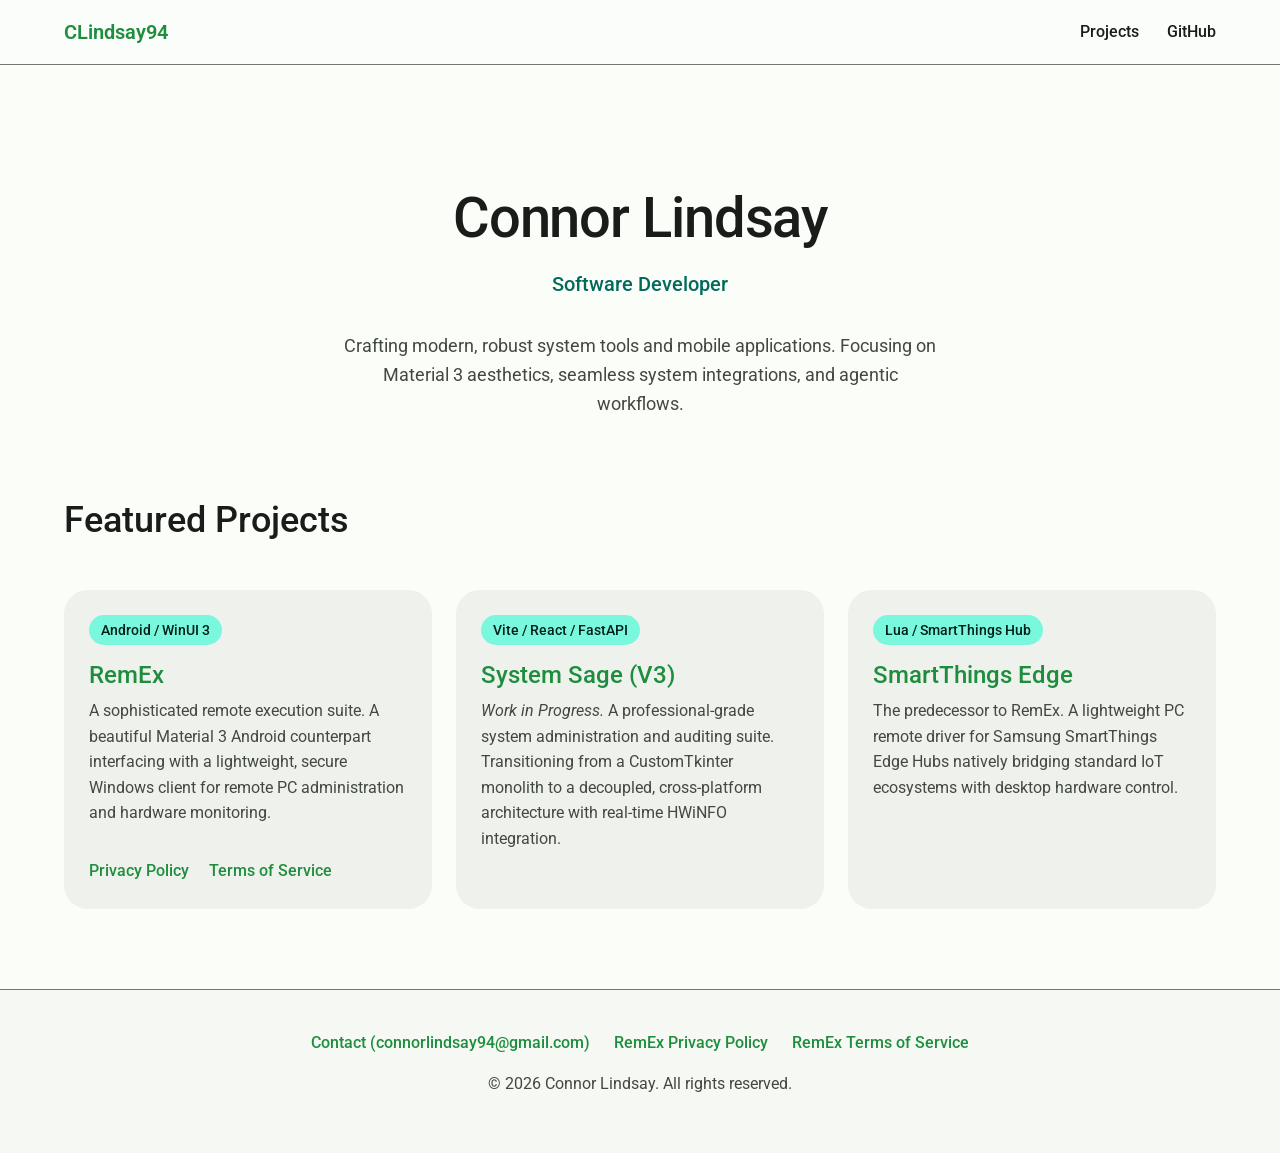
<file: index.html>
<!DOCTYPE html>
<html lang="en">
<head>
    <meta charset="UTF-8">
    <meta name="viewport" content="width=device-width, initial-scale=1.0">
    <title>Connor Lindsay | Software Developer</title>
    <meta name="description" content="Portfolio and Project Documentation Hub for Connor Lindsay, specializing in Android and Desktop applications.">
    <!-- Google Fonts: Roboto & Inter -->
    <link rel="preconnect" href="https://fonts.googleapis.com">
    <link rel="preconnect" href="https://fonts.gstatic.com" crossorigin>
    <link href="https://fonts.googleapis.com/css2?family=Inter:wght@400;500;600&family=Roboto:wght@400;500;700&display=swap" rel="stylesheet">
    <link rel="stylesheet" href="css/style.css">
    <script src="js/main.js" defer></script>
</head>
<body>

    <header class="header-glass">
        <div class="container nav-content">
            <div class="nav-title">CLindsay94</div>
            <nav class="nav-links">
                <a href="#projects">Projects</a>
                <a href="https://github.com/CLindsay94" target="_blank" rel="noopener">GitHub</a>
            </nav>
        </div>
    </header>

    <main>
        <section class="hero container">
            <h1>Connor Lindsay</h1>
            <div class="hero-subtitle">Software Developer</div>
            <p style="max-width: 600px; margin: 0 auto; font-size: 1.125rem;">
                Crafting modern, robust system tools and mobile applications. 
                Focusing on Material 3 aesthetics, seamless system integrations, and agentic workflows.
            </p>
        </section>

        <section id="projects" class="container">
            <h2>Featured Projects</h2>
            <div class="card-grid">
                
                <!-- RemEx Project -->
                <article class="card">
                    <span class="tag">Android / WinUI 3</span>
                    <h3 class="card-title"><a href="https://github.com/clindsay94/RemEx" target="_blank" rel="noopener noreferrer">RemEx</a></h3>
                    <p>A sophisticated remote execution suite. A beautiful Material 3 Android counterpart interfacing with a lightweight, secure Windows client for remote PC administration and hardware monitoring.</p>
                    <div style="margin-top: auto; padding-top: 16px;">
                        <a href="privacy.html" style="margin-right: 16px;">Privacy Policy</a>
                        <a href="terms.html">Terms of Service</a>
                    </div>
                </article>

                <!-- System Sage Project -->
                <article class="card">
                    <span class="tag">Vite / React / FastAPI</span>
                    <h3 class="card-title"><a href="https://github.com/clindsay94/SystemSage" target="_blank" rel="noopener noreferrer">System Sage (V3)</a></h3>
                    <p><em>Work in Progress.</em> A professional-grade system administration and auditing suite. Transitioning from a CustomTkinter monolith to a decoupled, cross-platform architecture with real-time HWiNFO integration.</p>
                </article>

                <!-- SmartThings Edge Project -->
                <article class="card">
                    <span class="tag">Lua / SmartThings Hub</span>
                    <h3 class="card-title"><a href="https://github.com/clindsay94/CPCRemote-Edge-Driver" target="_blank" rel="noopener noreferrer">SmartThings Edge</a></h3>
                    <p>The predecessor to RemEx. A lightweight PC remote driver for Samsung SmartThings Edge Hubs natively bridging standard IoT ecosystems with desktop hardware control.</p>
                </article>

            </div>
        </section>
    </main>

    <footer class="footer">
        <div class="container">
            <div class="footer-links">
                <a href="mailto:connorlindsay94@gmail.com">Contact (connorlindsay94@gmail.com)</a>
                <a href="privacy.html">RemEx Privacy Policy</a>
                <a href="terms.html">RemEx Terms of Service</a>
            </div>
            <p>&copy; 2026 Connor Lindsay. All rights reserved.</p>
        </div>
    </footer>

</body>
</html>
</file>
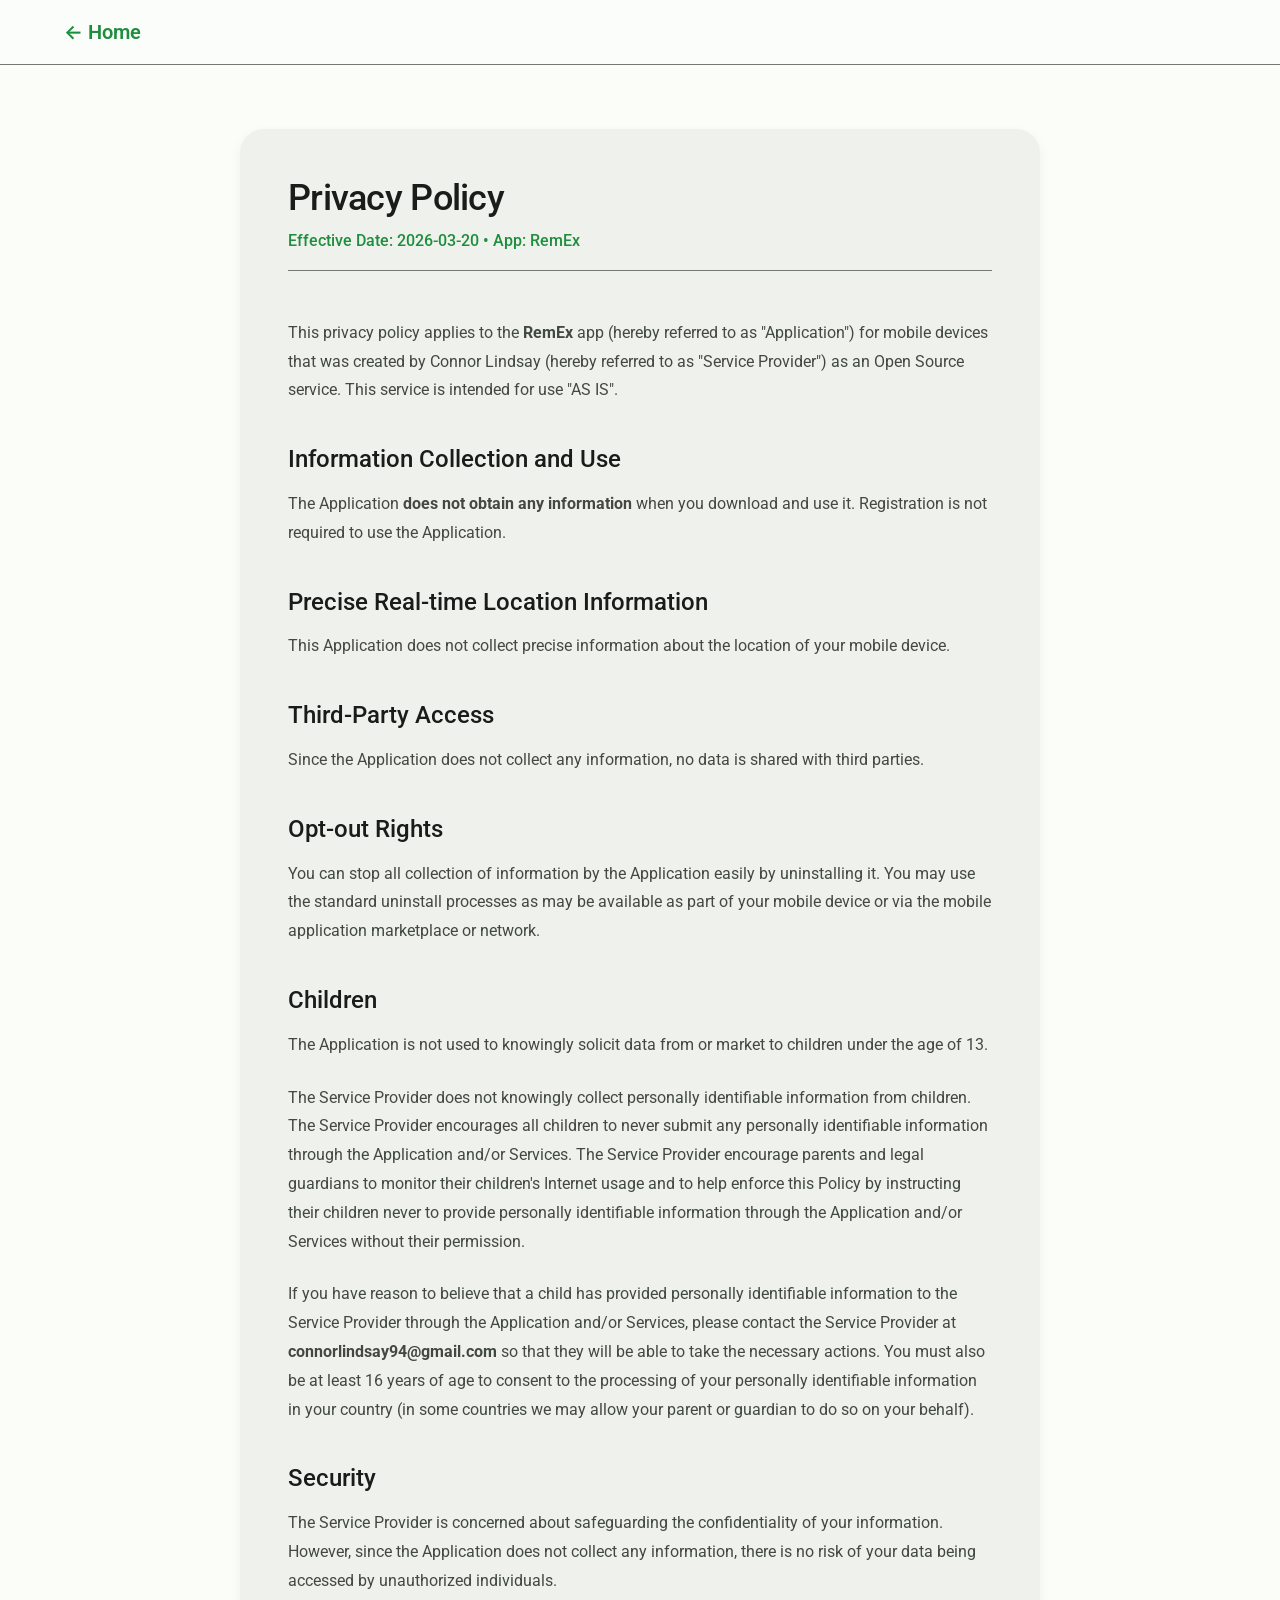
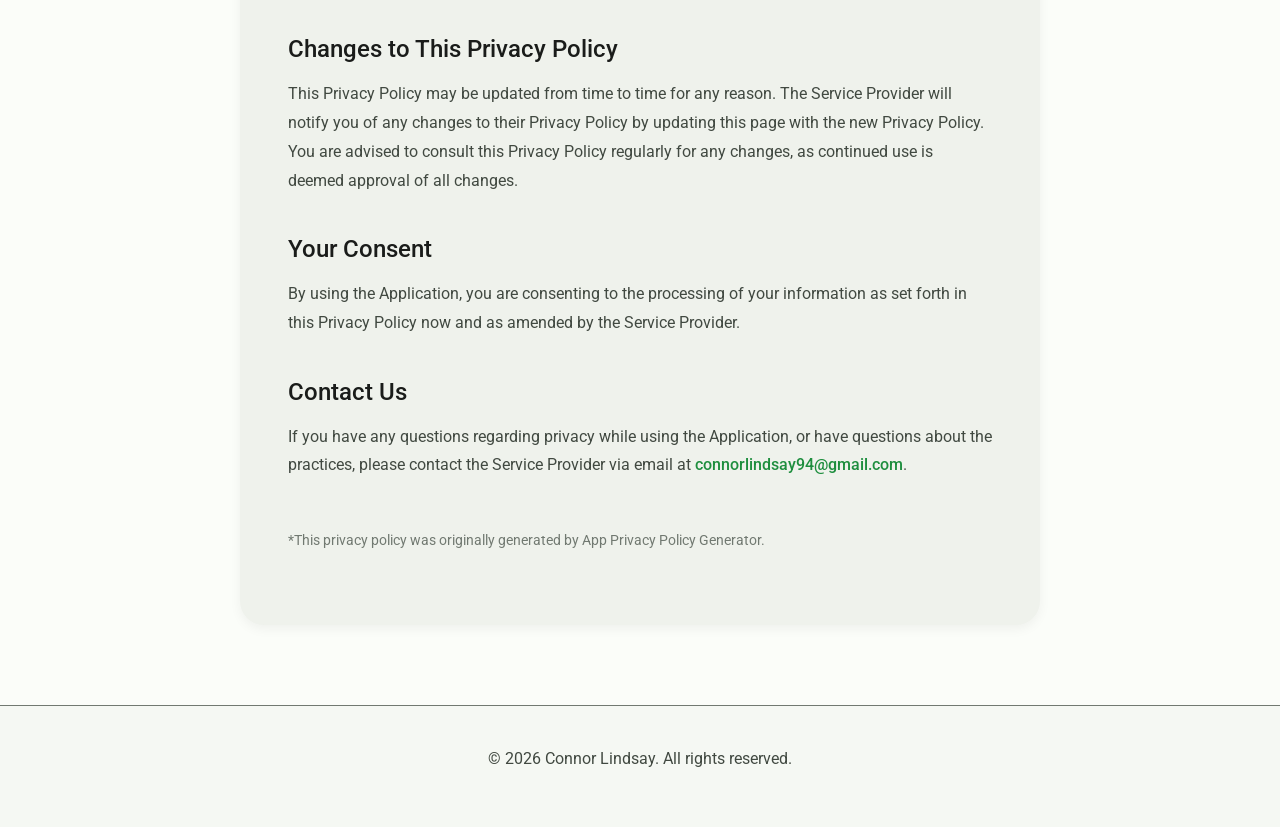
<file: privacy.html>
<!DOCTYPE html>
<html lang="en">
<head>
    <meta charset="UTF-8">
    <meta name="viewport" content="width=device-width, initial-scale=1.0">
    <title>RemEx Privacy Policy | Connor Lindsay</title>
    <meta name="description" content="Privacy Policy for the RemEx Application">
    <link rel="preconnect" href="https://fonts.googleapis.com">
    <link rel="preconnect" href="https://fonts.gstatic.com" crossorigin>
    <link href="https://fonts.googleapis.com/css2?family=Inter:wght@400;500;600&family=Roboto:wght@400;500;700&display=swap" rel="stylesheet">
    <link rel="stylesheet" href="css/style.css">
    <script src="js/main.js" defer></script>
</head>
<body>

    <header class="header-glass">
        <div class="container nav-content">
            <a href="index.html" class="nav-title" style="color: var(--md-sys-color-primary); text-decoration: none;">&larr; Home</a>
        </div>
    </header>

    <main class="container">
        <article class="document-article">
            <h1>Privacy Policy</h1>
            <div class="last-updated">Effective Date: 2026-03-20 &bull; App: RemEx</div>

            <p>This privacy policy applies to the <strong>RemEx</strong> app (hereby referred to as "Application") for mobile devices that was created by Connor Lindsay (hereby referred to as "Service Provider") as an Open Source service. This service is intended for use "AS IS".</p>

            <h2>Information Collection and Use</h2>
            <p>The Application <strong>does not obtain any information</strong> when you download and use it. Registration is not required to use the Application.</p>

            <h2>Precise Real-time Location Information</h2>
            <p>This Application does not collect precise information about the location of your mobile device.</p>

            <h2>Third-Party Access</h2>
            <p>Since the Application does not collect any information, no data is shared with third parties.</p>

            <h2>Opt-out Rights</h2>
            <p>You can stop all collection of information by the Application easily by uninstalling it. You may use the standard uninstall processes as may be available as part of your mobile device or via the mobile application marketplace or network.</p>

            <h2>Children</h2>
            <p>The Application is not used to knowingly solicit data from or market to children under the age of 13.</p>
            <p>The Service Provider does not knowingly collect personally identifiable information from children. The Service Provider encourages all children to never submit any personally identifiable information through the Application and/or Services. The Service Provider encourage parents and legal guardians to monitor their children's Internet usage and to help enforce this Policy by instructing their children never to provide personally identifiable information through the Application and/or Services without their permission.</p>
            <p>If you have reason to believe that a child has provided personally identifiable information to the Service Provider through the Application and/or Services, please contact the Service Provider at <strong>connorlindsay94@gmail.com</strong> so that they will be able to take the necessary actions. You must also be at least 16 years of age to consent to the processing of your personally identifiable information in your country (in some countries we may allow your parent or guardian to do so on your behalf).</p>

            <h2>Security</h2>
            <p>The Service Provider is concerned about safeguarding the confidentiality of your information. However, since the Application does not collect any information, there is no risk of your data being accessed by unauthorized individuals.</p>

            <h2>Changes to This Privacy Policy</h2>
            <p>This Privacy Policy may be updated from time to time for any reason. The Service Provider will notify you of any changes to their Privacy Policy by updating this page with the new Privacy Policy. You are advised to consult this Privacy Policy regularly for any changes, as continued use is deemed approval of all changes.</p>

            <h2>Your Consent</h2>
            <p>By using the Application, you are consenting to the processing of your information as set forth in this Privacy Policy now and as amended by the Service Provider.</p>

            <h2>Contact Us</h2>
            <p>If you have any questions regarding privacy while using the Application, or have questions about the practices, please contact the Service Provider via email at <a href="mailto:connorlindsay94@gmail.com">connorlindsay94@gmail.com</a>.</p>
            
            <p style="font-size: 0.85rem; color: var(--md-sys-color-outline); margin-top: 48px;">
                *This privacy policy was originally generated by App Privacy Policy Generator.
            </p>
        </article>
    </main>

    <footer class="footer">
        <div class="container">
            <p>&copy; 2026 Connor Lindsay. All rights reserved.</p>
        </div>
    </footer>

</body>
</html>
</file>
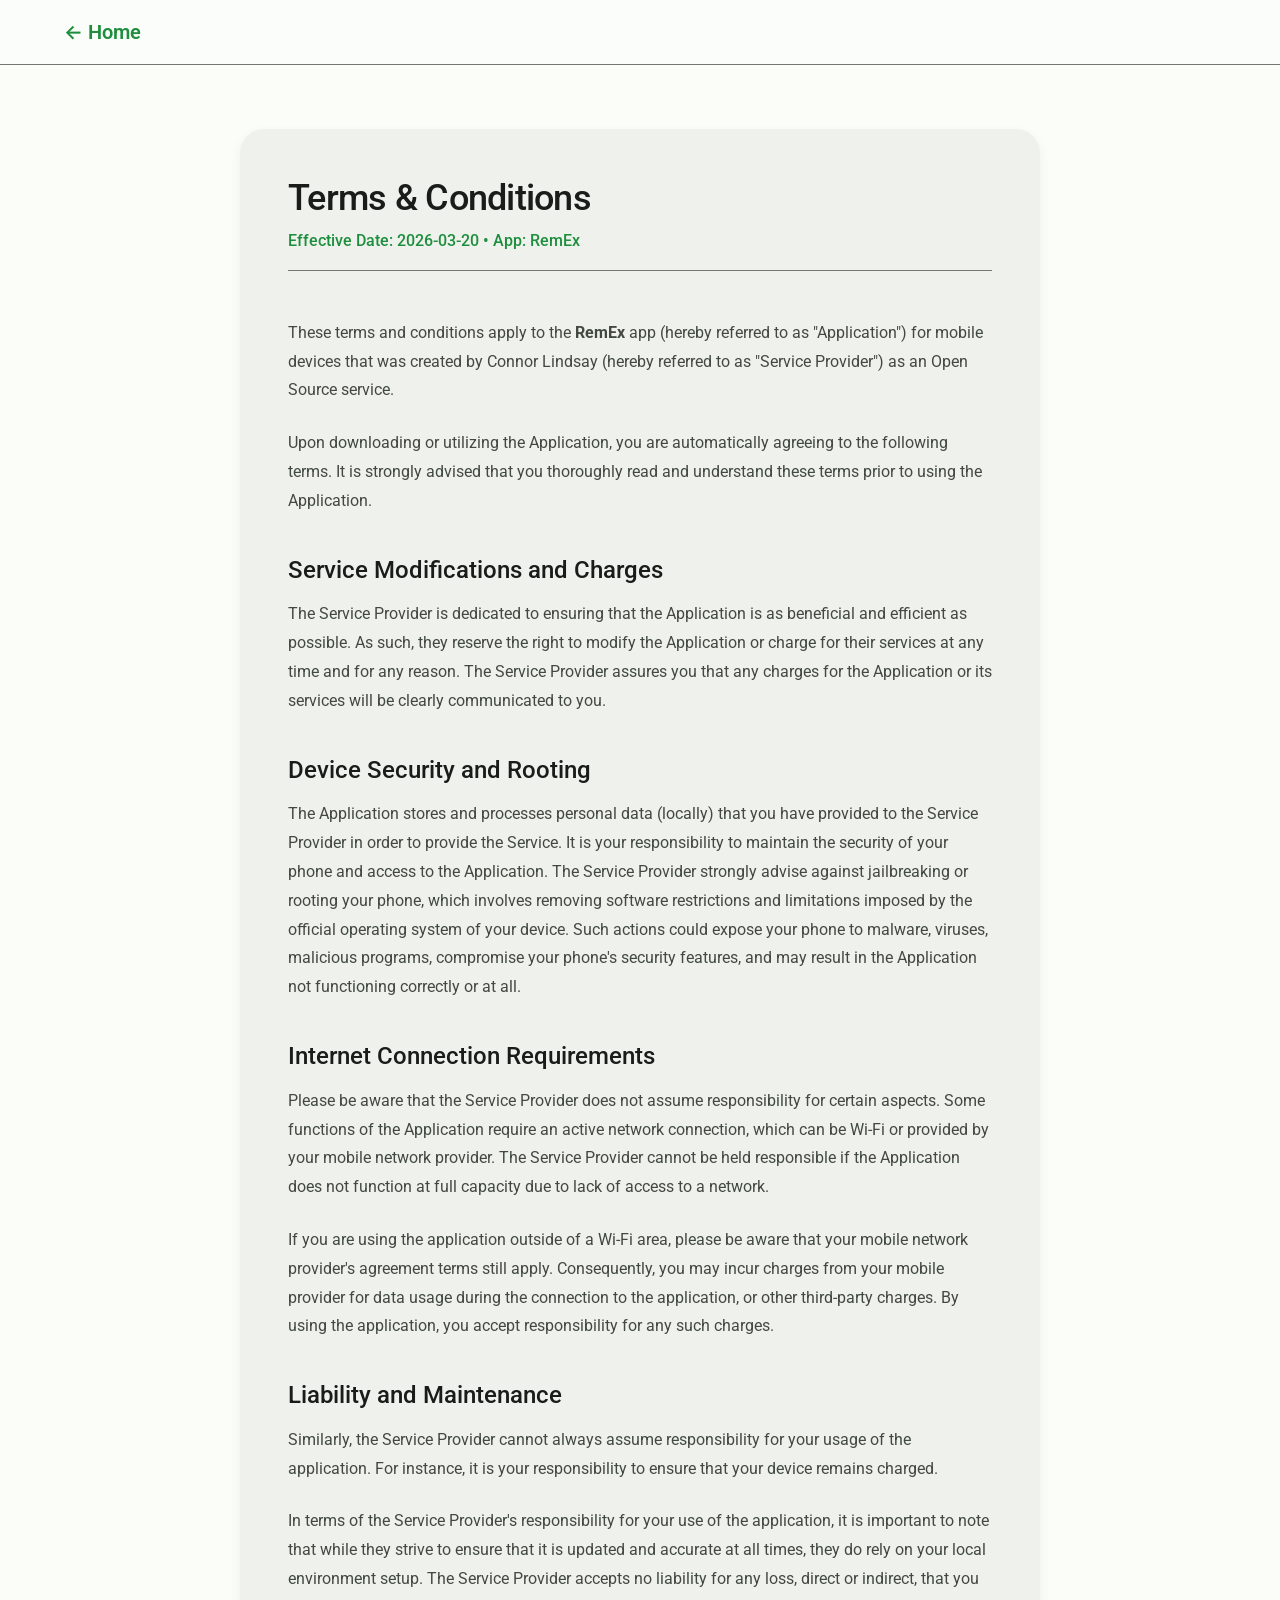
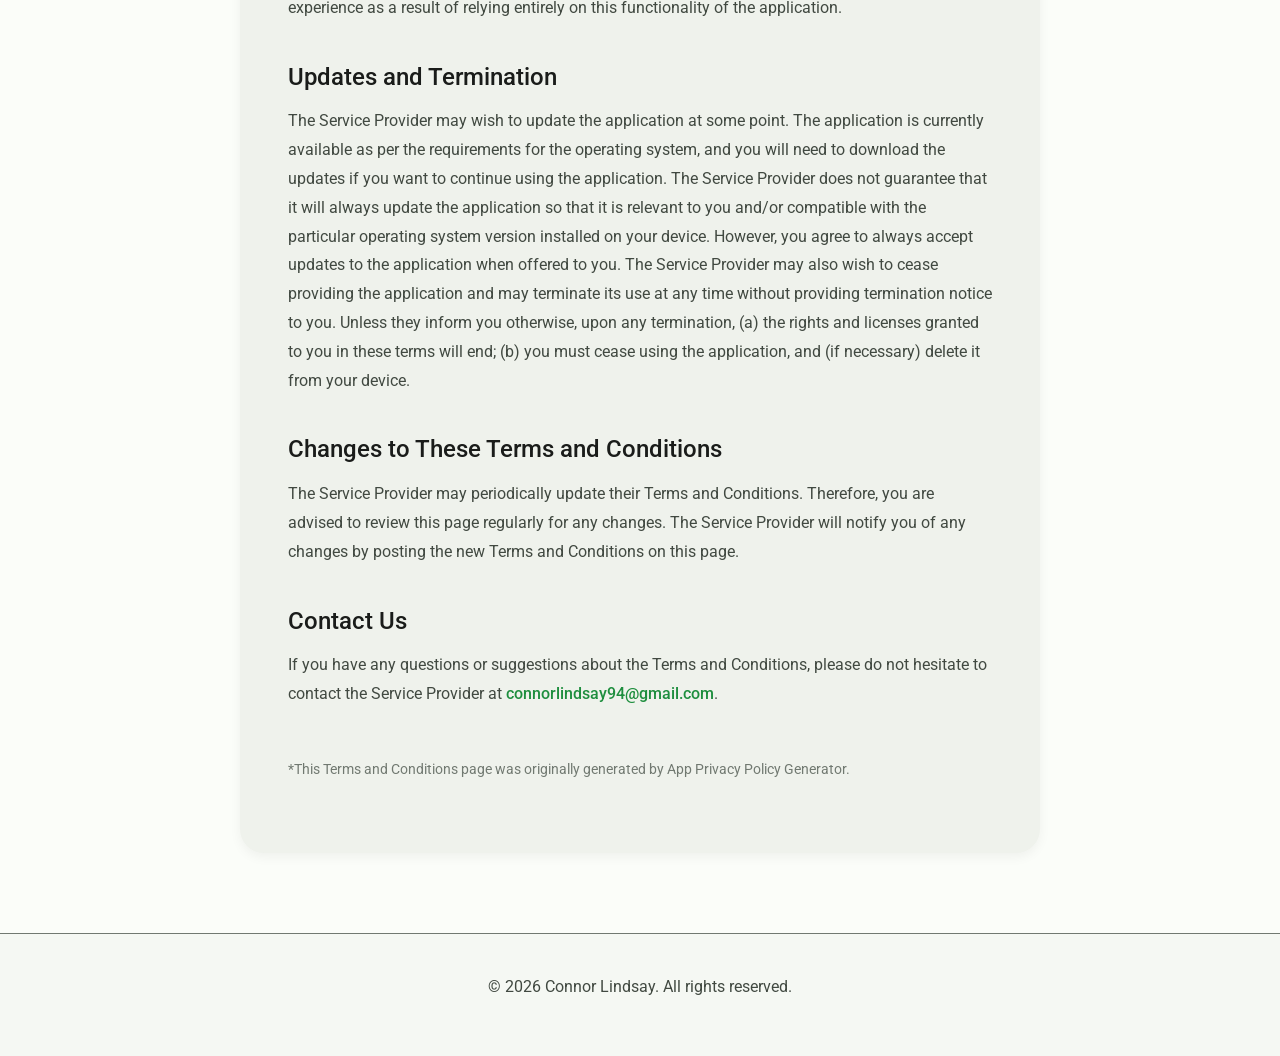
<file: terms.html>
<!DOCTYPE html>
<html lang="en">
<head>
    <meta charset="UTF-8">
    <meta name="viewport" content="width=device-width, initial-scale=1.0">
    <title>RemEx Terms & Conditions | Connor Lindsay</title>
    <meta name="description" content="Terms and Conditions for the RemEx Application">
    <link rel="preconnect" href="https://fonts.googleapis.com">
    <link rel="preconnect" href="https://fonts.gstatic.com" crossorigin>
    <link href="https://fonts.googleapis.com/css2?family=Inter:wght@400;500;600&family=Roboto:wght@400;500;700&display=swap" rel="stylesheet">
    <link rel="stylesheet" href="css/style.css">
    <script src="js/main.js" defer></script>
</head>
<body>

    <header class="header-glass">
        <div class="container nav-content">
            <a href="index.html" class="nav-title" style="color: var(--md-sys-color-primary); text-decoration: none;">&larr; Home</a>
        </div>
    </header>

    <main class="container">
        <article class="document-article">
            <h1>Terms & Conditions</h1>
            <div class="last-updated">Effective Date: 2026-03-20 &bull; App: RemEx</div>

            <p>These terms and conditions apply to the <strong>RemEx</strong> app (hereby referred to as "Application") for mobile devices that was created by Connor Lindsay (hereby referred to as "Service Provider") as an Open Source service.</p>

            <p>Upon downloading or utilizing the Application, you are automatically agreeing to the following terms. It is strongly advised that you thoroughly read and understand these terms prior to using the Application.</p>

            <h2>Service Modifications and Charges</h2>
            <p>The Service Provider is dedicated to ensuring that the Application is as beneficial and efficient as possible. As such, they reserve the right to modify the Application or charge for their services at any time and for any reason. The Service Provider assures you that any charges for the Application or its services will be clearly communicated to you.</p>

            <h2>Device Security and Rooting</h2>
            <p>The Application stores and processes personal data (locally) that you have provided to the Service Provider in order to provide the Service. It is your responsibility to maintain the security of your phone and access to the Application. The Service Provider strongly advise against jailbreaking or rooting your phone, which involves removing software restrictions and limitations imposed by the official operating system of your device. Such actions could expose your phone to malware, viruses, malicious programs, compromise your phone's security features, and may result in the Application not functioning correctly or at all.</p>

            <h2>Internet Connection Requirements</h2>
            <p>Please be aware that the Service Provider does not assume responsibility for certain aspects. Some functions of the Application require an active network connection, which can be Wi-Fi or provided by your mobile network provider. The Service Provider cannot be held responsible if the Application does not function at full capacity due to lack of access to a network.</p>
            <p>If you are using the application outside of a Wi-Fi area, please be aware that your mobile network provider's agreement terms still apply. Consequently, you may incur charges from your mobile provider for data usage during the connection to the application, or other third-party charges. By using the application, you accept responsibility for any such charges.</p>

            <h2>Liability and Maintenance</h2>
            <p>Similarly, the Service Provider cannot always assume responsibility for your usage of the application. For instance, it is your responsibility to ensure that your device remains charged.</p>
            <p>In terms of the Service Provider's responsibility for your use of the application, it is important to note that while they strive to ensure that it is updated and accurate at all times, they do rely on your local environment setup. The Service Provider accepts no liability for any loss, direct or indirect, that you experience as a result of relying entirely on this functionality of the application.</p>

            <h2>Updates and Termination</h2>
            <p>The Service Provider may wish to update the application at some point. The application is currently available as per the requirements for the operating system, and you will need to download the updates if you want to continue using the application. The Service Provider does not guarantee that it will always update the application so that it is relevant to you and/or compatible with the particular operating system version installed on your device. However, you agree to always accept updates to the application when offered to you. The Service Provider may also wish to cease providing the application and may terminate its use at any time without providing termination notice to you. Unless they inform you otherwise, upon any termination, (a) the rights and licenses granted to you in these terms will end; (b) you must cease using the application, and (if necessary) delete it from your device.</p>

            <h2>Changes to These Terms and Conditions</h2>
            <p>The Service Provider may periodically update their Terms and Conditions. Therefore, you are advised to review this page regularly for any changes. The Service Provider will notify you of any changes by posting the new Terms and Conditions on this page.</p>

            <h2>Contact Us</h2>
            <p>If you have any questions or suggestions about the Terms and Conditions, please do not hesitate to contact the Service Provider at <a href="mailto:connorlindsay94@gmail.com">connorlindsay94@gmail.com</a>.</p>
            
            <p style="font-size: 0.85rem; color: var(--md-sys-color-outline); margin-top: 48px;">
                *This Terms and Conditions page was originally generated by App Privacy Policy Generator.
            </p>
        </article>
    </main>

    <footer class="footer">
        <div class="container">
            <p>&copy; 2026 Connor Lindsay. All rights reserved.</p>
        </div>
    </footer>

</body>
</html>
</file>
<file: css/style.css>
:root {
  /* Material 3 Deep Green Palette - Light Mode */
  --md-sys-color-primary: #1e8e3e;
  --md-sys-color-on-primary: #ffffff;
  --md-sys-color-primary-container: #81c995;
  --md-sys-color-on-primary-container: #00210a;
  
  --md-sys-color-secondary: #006b5b;
  --md-sys-color-on-secondary: #ffffff;
  --md-sys-color-secondary-container: #79f8dd;
  --md-sys-color-on-secondary-container: #00201a;
  
  --md-sys-color-surface: #fbfdf9;
  --md-sys-color-on-surface: #1a1c1a;
  --md-sys-color-surface-variant: #dde5db;
  --md-sys-color-on-surface-variant: #414941;
  --md-sys-color-outline: #717971;
  --md-sys-color-surface-container-low: #f5f8f3;
  --md-sys-color-surface-container: #eff2ec;

  /* Typography */
  --font-family: 'Roboto', 'Inter', system-ui, -apple-system, sans-serif;
  
  /* Layout */
  --max-width: 1200px;
  --spacing-base: 8px;
  --border-radius-md: 12px;
  --border-radius-lg: 24px;
}

@media (prefers-color-scheme: dark) {
  :root {
    /* Material 3 Deep Green Palette - Dark Mode */
    --md-sys-color-primary: #81c995;
    --md-sys-color-on-primary: #003915;
    --md-sys-color-primary-container: #005322;
    --md-sys-color-on-primary-container: #a2e7b3;
    
    --md-sys-color-surface: #121412;
    --md-sys-color-on-surface: #e1e3de;
    --md-sys-color-surface-variant: #414941;
    --md-sys-color-on-surface-variant: #c1c9be;
    --md-sys-color-outline: #8b938a;
    --md-sys-color-surface-container-low: #1a1c1a;
    --md-sys-color-surface-container: #1e201e;
  }
}

* {
  box-sizing: border-box;
  margin: 0;
  padding: 0;
}

body {
  font-family: var(--font-family);
  background-color: var(--md-sys-color-surface);
  color: var(--md-sys-color-on-surface);
  line-height: 1.6;
  -webkit-font-smoothing: antialiased;
  transition: background-color 0.3s ease, color 0.3s ease;
}

/* Material Typography */
h1, h2, h3, h4 {
  font-weight: 500;
  line-height: 1.2;
  margin-bottom: 16px;
  color: var(--md-sys-color-on-surface);
}

h1 { font-size: clamp(2.5rem, 5vw, 3.5rem); letter-spacing: -0.02em; }
h2 { font-size: clamp(1.75rem, 3vw, 2.25rem); }
h3 { font-size: 1.5rem; }

p {
  margin-bottom: 16px;
  color: var(--md-sys-color-on-surface-variant);
}

a {
  color: var(--md-sys-color-primary);
  text-decoration: none;
  font-weight: 500;
  transition: color 0.2s ease;
}

a:hover {
  text-decoration: underline;
  color: var(--md-sys-color-primary-container);
}

/* Base Layout Objects */
.container {
  max-width: var(--max-width);
  margin: 0 auto;
  padding: 0 24px;
}

/* UI Elements */
.header-glass {
  position: sticky;
  top: 0;
  z-index: 100;
  background-color: color-mix(in srgb, var(--md-sys-color-surface) 80%, transparent);
  backdrop-filter: blur(12px);
  -webkit-backdrop-filter: blur(12px);
  border-bottom: 1px solid var(--md-sys-color-outline);
  padding: 16px 0;
}

.nav-content {
  display: flex;
  justify-content: space-between;
  align-items: center;
}

.nav-title {
  font-size: 1.25rem;
  font-weight: 600;
  color: var(--md-sys-color-primary);
}

.nav-links a {
  margin-left: 24px;
  color: var(--md-sys-color-on-surface);
}

.hero {
  padding: 120px 0 80px;
  text-align: center;
}

.hero-subtitle {
  font-size: 1.25rem;
  color: var(--md-sys-color-secondary);
  font-weight: 500;
  margin-bottom: 32px;
}

/* Cards (Material 3 State Layers & Elevation) */
.card-grid {
  display: grid;
  grid-template-columns: repeat(auto-fit, minmax(320px, 1fr));
  gap: 24px;
  margin: 48px 0;
}

.card {
  background-color: var(--md-sys-color-surface-container);
  border-radius: var(--border-radius-lg);
  padding: 24px;
  border: 1px solid transparent;
  transition: all 0.3s cubic-bezier(0.2, 0, 0, 1);
  position: relative;
  overflow: hidden;
}

.card::before {
  content: "";
  position: absolute;
  top: 0; left: 0; right: 0; bottom: 0;
  background-color: var(--md-sys-color-on-surface);
  opacity: 0;
  transition: opacity 0.2s ease;
  pointer-events: none;
}

.card:hover {
  transform: translateY(-4px);
  box-shadow: 0 12px 24px -8px rgba(0,0,0,0.15);
  border-color: var(--md-sys-color-outline);
}

.card:hover::before {
  opacity: 0.04; /* State layer */
}

.card-title {
  color: var(--md-sys-color-primary);
  margin-bottom: 8px;
}

.tag {
  display: inline-block;
  padding: 4px 12px;
  border-radius: 100px;
  font-size: 0.875rem;
  font-weight: 500;
  background-color: var(--md-sys-color-secondary-container);
  color: var(--md-sys-color-on-secondary-container);
  margin-bottom: 16px;
}

/* Material Footer */
.footer {
  margin-top: 80px;
  padding: 40px 0;
  background-color: var(--md-sys-color-surface-container-low);
  text-align: center;
  border-top: 1px solid var(--md-sys-color-outline);
}

.footer-links {
  display: flex;
  justify-content: center;
  gap: 24px;
  margin-bottom: 16px;
  flex-wrap: wrap;
}

/* Document Article (For Privacy/Terms) */
.document-article {
  max-width: 800px;
  margin: 64px auto;
  background-color: var(--md-sys-color-surface-container);
  padding: 48px;
  border-radius: var(--border-radius-lg);
  box-shadow: 0 4px 12px rgba(0,0,0,0.05);
}

.document-article h1 { font-size: 2.25rem; margin-bottom: 8px;}
.document-article .last-updated { color: var(--md-sys-color-primary); font-weight: 500; margin-bottom: 48px; border-bottom: 1px solid var(--md-sys-color-outline); padding-bottom: 16px;}
.document-article h2 { margin-top: 40px; font-size: 1.5rem; }
.document-article p { margin-bottom: 24px; line-height: 1.8; }
.document-article ul { margin-bottom: 24px; padding-left: 24px; color: var(--md-sys-color-on-surface-variant); }

@media (max-width: 768px) {
  .document-article {
    padding: 32px 24px;
    margin: 32px 16px;
    border-radius: var(--border-radius-md);
  }
}
</file>
